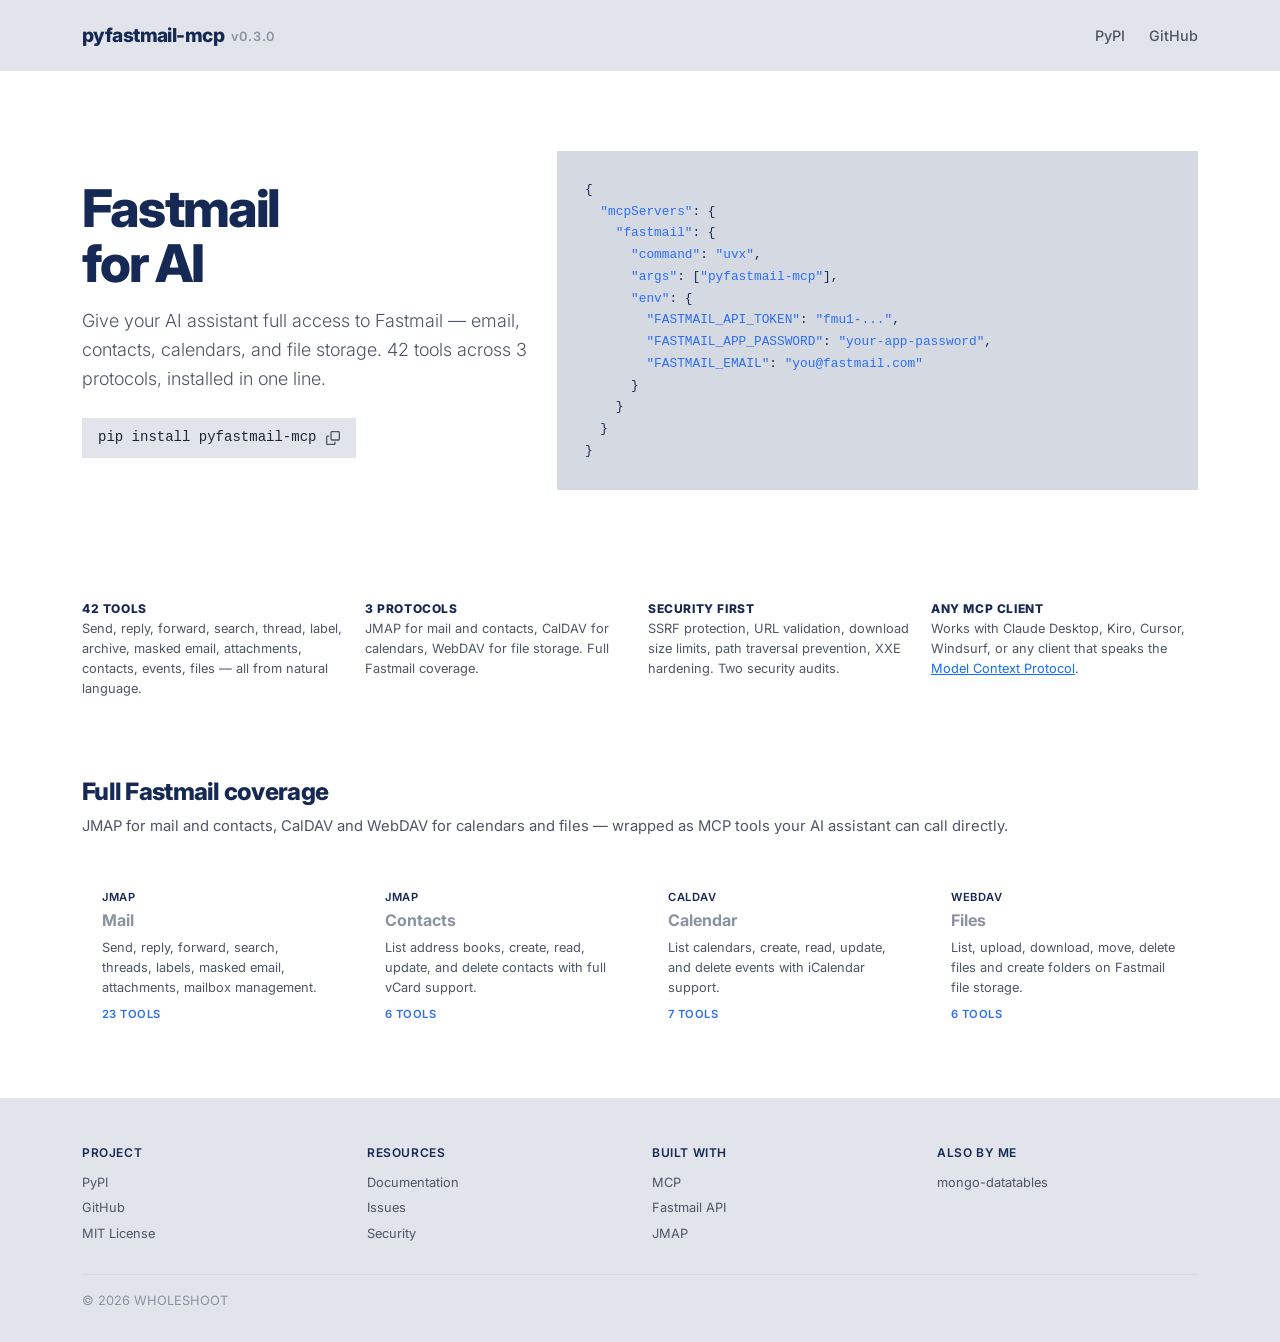
<file: docs/index.html>
<!DOCTYPE html>
<html lang="en">
<head>
  <meta charset="utf-8">
  <meta name="viewport" content="width=device-width, initial-scale=1">
  <title>pyfastmail-mcp — Fastmail MCP Server</title>
  <meta name="description" content="MCP server that gives AI assistants full access to Fastmail — email, contacts, calendars, and file storage via JMAP, CalDAV, and WebDAV.">
  <link rel="preconnect" href="https://fonts.googleapis.com">
  <link href="https://fonts.googleapis.com/css2?family=Inter:wght@400;500;600;700;800&display=swap" rel="stylesheet">
  <link href="https://cdn.jsdelivr.net/npm/bootstrap@5.3.3/dist/css/bootstrap.min.css" rel="stylesheet">
  <link rel="stylesheet" href="style.css">
</head>
<body>

<nav class="navbar navbar-light py-3">
  <div class="container">
    <a class="navbar-brand" href="/">pyfastmail-mcp <span class="version-tag">v0.3.0</span></a>
    <div class="d-flex gap-4 align-items-center">
      <a href="https://pypi.org/project/pyfastmail-mcp/" class="nav-link-custom">PyPI</a>
      <a href="https://github.com/pjosols/pyfastmail-mcp" class="nav-link-custom">GitHub</a>
    </div>
  </div>
</nav>

<section class="hero">
  <div class="container">
    <div class="row align-items-center gy-4">
      <div class="col-lg-5">
        <h1>Fastmail<br>for AI</h1>
        <p class="lead mt-3 mb-4">Give your AI assistant full access to Fastmail — email, contacts, calendars, and file storage. 42 tools across 3 protocols, installed in one line.</p>
        <div class="install-box">
          <span>pip install pyfastmail-mcp</span>
          <button class="copy-btn" onclick="navigator.clipboard.writeText('pip install pyfastmail-mcp')" aria-label="Copy install command" title="Copy">
            <svg width="14" height="14" viewBox="0 0 16 16" fill="currentColor"><path d="M0 6.75C0 5.784.784 5 1.75 5h1.5a.75.75 0 010 1.5h-1.5a.25.25 0 00-.25.25v7.5c0 .138.112.25.25.25h7.5a.25.25 0 00.25-.25v-1.5a.75.75 0 011.5 0v1.5A1.75 1.75 0 019.25 16h-7.5A1.75 1.75 0 010 14.25v-7.5z"/><path d="M5 1.75C5 .784 5.784 0 6.75 0h7.5C15.216 0 16 .784 16 1.75v7.5A1.75 1.75 0 0114.25 11h-7.5A1.75 1.75 0 015 9.25v-7.5zm1.75-.25a.25.25 0 00-.25.25v7.5c0 .138.112.25.25.25h7.5a.25.25 0 00.25-.25v-7.5a.25.25 0 00-.25-.25h-7.5z"/></svg>
          </button>
        </div>
      </div>
      <div class="col-lg-7">
        <pre class="code-sample">{
  <span class="str">"mcpServers"</span>: {
    <span class="str">"fastmail"</span>: {
      <span class="str">"command"</span>: <span class="str">"uvx"</span>,
      <span class="str">"args"</span>: [<span class="str">"pyfastmail-mcp"</span>],
      <span class="str">"env"</span>: {
        <span class="str">"FASTMAIL_API_TOKEN"</span>: <span class="str">"fmu1-..."</span>,
        <span class="str">"FASTMAIL_APP_PASSWORD"</span>: <span class="str">"your-app-password"</span>,
        <span class="str">"FASTMAIL_EMAIL"</span>: <span class="str">"you@fastmail.com"</span>
      }
    }
  }
}</pre>
      </div>
    </div>
  </div>
</section>

<section class="features">
  <div class="container">
    <div class="row g-3">
      <div class="col-md-6 col-lg-3">
        <div class="feature-item">
          <h3>42 tools</h3>
          <p>Send, reply, forward, search, thread, label, archive, masked email, attachments, contacts, events, files — all from natural language.</p>
        </div>
      </div>
      <div class="col-md-6 col-lg-3">
        <div class="feature-item">
          <h3>3 protocols</h3>
          <p>JMAP for mail and contacts, CalDAV for calendars, WebDAV for file storage. Full Fastmail coverage.</p>
        </div>
      </div>
      <div class="col-md-6 col-lg-3">
        <div class="feature-item">
          <h3>Security first</h3>
          <p>SSRF protection, URL validation, download size limits, path traversal prevention, XXE hardening. Two security audits.</p>
        </div>
      </div>
      <div class="col-md-6 col-lg-3">
        <div class="feature-item">
          <h3>Any MCP client</h3>
          <p>Works with Claude Desktop, Kiro, Cursor, Windsurf, or any client that speaks the <a href="https://modelcontextprotocol.io/">Model Context Protocol</a>.</p>
        </div>
      </div>
    </div>
  </div>
</section>

<section class="protocols">
  <div class="container">
    <h2>Full Fastmail coverage</h2>
    <p class="protocols-lead">JMAP for mail and contacts, CalDAV and WebDAV for calendars and files — wrapped as MCP tools your AI assistant can call directly.</p>

    <div class="row g-3 mt-2">
      <div class="col-md-6 col-lg-3">
        <div class="protocol-card">
          <span class="protocol-label">JMAP</span>
          <h4>Mail</h4>
          <p>Send, reply, forward, search, threads, labels, masked email, attachments, mailbox management.</p>
          <div class="tool-count">23 tools</div>
        </div>
      </div>
      <div class="col-md-6 col-lg-3">
        <div class="protocol-card">
          <span class="protocol-label">JMAP</span>
          <h4>Contacts</h4>
          <p>List address books, create, read, update, and delete contacts with full vCard support.</p>
          <div class="tool-count">6 tools</div>
        </div>
      </div>
      <div class="col-md-6 col-lg-3">
        <div class="protocol-card">
          <span class="protocol-label">CalDAV</span>
          <h4>Calendar</h4>
          <p>List calendars, create, read, update, and delete events with iCalendar support.</p>
          <div class="tool-count">7 tools</div>
        </div>
      </div>
      <div class="col-md-6 col-lg-3">
        <div class="protocol-card">
          <span class="protocol-label">WebDAV</span>
          <h4>Files</h4>
          <p>List, upload, download, move, delete files and create folders on Fastmail file storage.</p>
          <div class="tool-count">6 tools</div>
        </div>
      </div>
    </div>
  </div>
</section>

<footer>
  <div class="container">
    <div class="row gy-3">
      <div class="col-6 col-md-3">
        <h6>Project</h6>
        <ul>
          <li><a href="https://pypi.org/project/pyfastmail-mcp/">PyPI</a></li>
          <li><a href="https://github.com/pjosols/pyfastmail-mcp">GitHub</a></li>
          <li><a href="https://github.com/pjosols/pyfastmail-mcp/blob/main/LICENSE">MIT License</a></li>
        </ul>
      </div>
      <div class="col-6 col-md-3">
        <h6>Resources</h6>
        <ul>
          <li><a href="https://github.com/pjosols/pyfastmail-mcp/blob/main/README.md">Documentation</a></li>
          <li><a href="https://github.com/pjosols/pyfastmail-mcp/issues">Issues</a></li>
          <li><a href="https://github.com/pjosols/pyfastmail-mcp/blob/main/SECURITY.md">Security</a></li>
        </ul>
      </div>
      <div class="col-6 col-md-3">
        <h6>Built with</h6>
        <ul>
          <li><a href="https://modelcontextprotocol.io/">MCP</a></li>
          <li><a href="https://www.fastmail.com/dev/">Fastmail API</a></li>
          <li><a href="https://jmap.io/">JMAP</a></li>
        </ul>
      </div>
      <div class="col-6 col-md-3">
        <h6>Also by me</h6>
        <ul>
          <li><a href="https://mongo-datatables.com">mongo-datatables</a></li>
        </ul>
      </div>
    </div>
    <div class="footer-bottom mt-4 pt-3">
      <span>© 2026 Wholeshoot</span>
    </div>
  </div>
</footer>

<script data-goatcounter="https://wholeshoot.goatcounter.com/count"
        async src="//gc.zgo.at/count.js"></script>
</body>
</html>
</file>
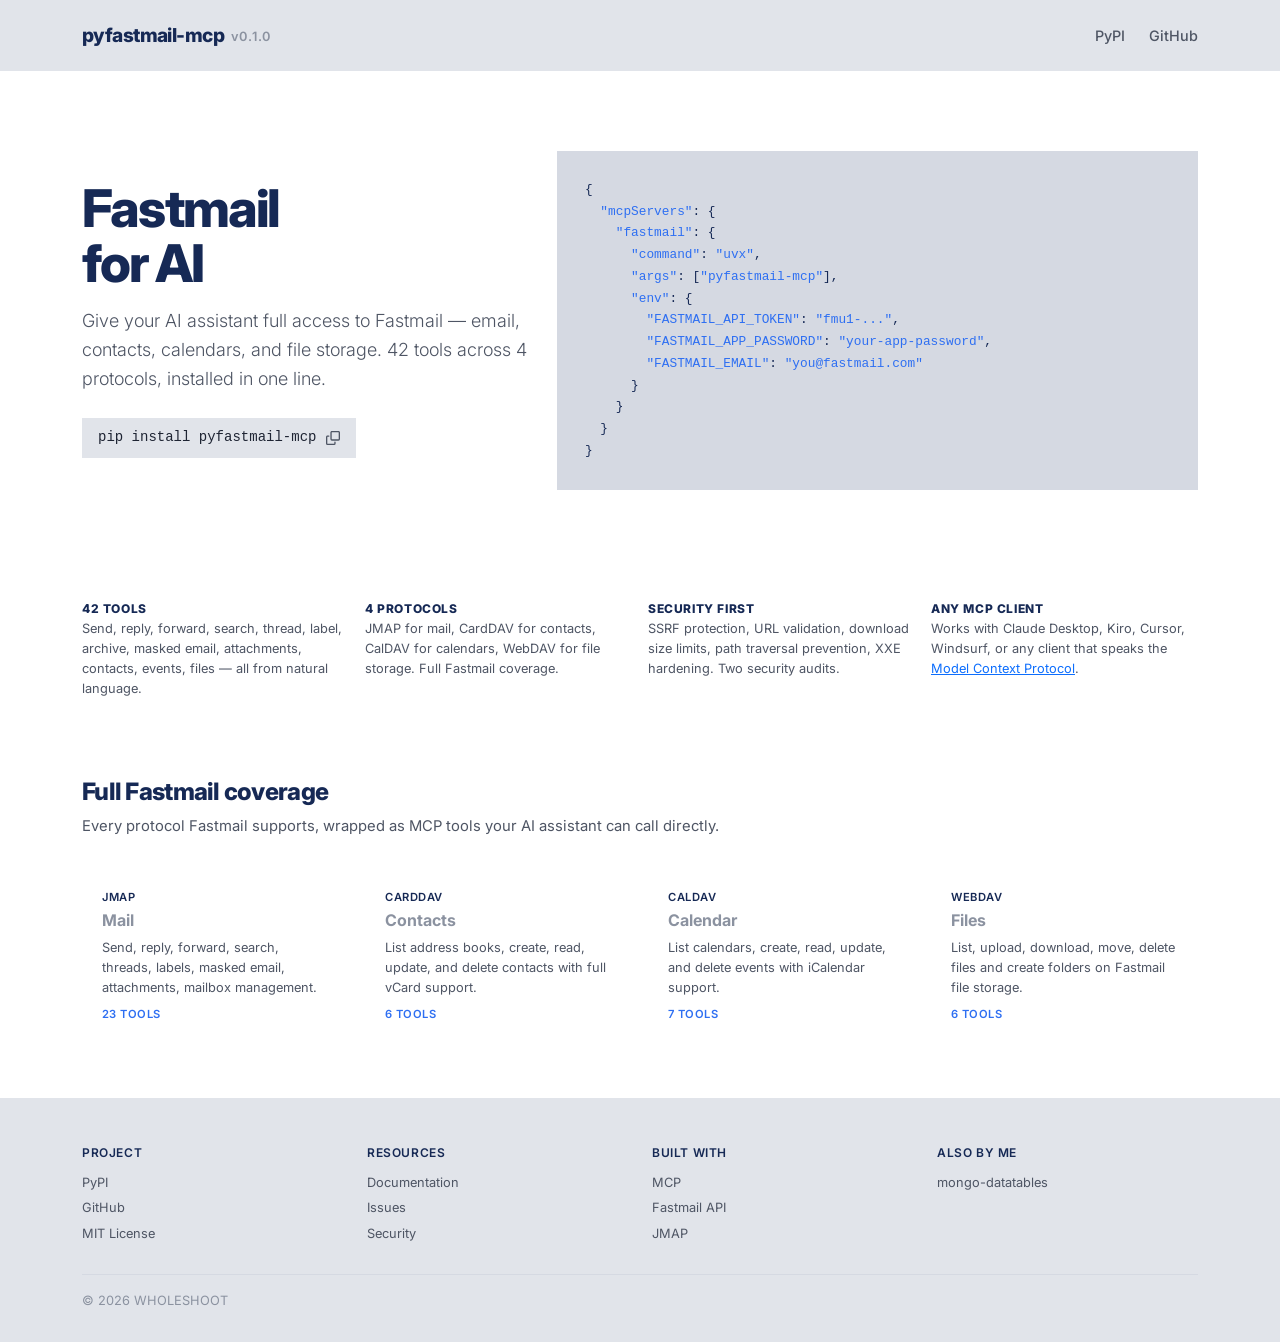
<file: site/index.html>
<!DOCTYPE html>
<html lang="en">
<head>
  <meta charset="utf-8">
  <meta name="viewport" content="width=device-width, initial-scale=1">
  <title>pyfastmail-mcp — Fastmail MCP Server</title>
  <meta name="description" content="MCP server that gives AI assistants full access to Fastmail — email, contacts, calendars, and file storage via JMAP, CardDAV, CalDAV, and WebDAV.">
  <link rel="preconnect" href="https://fonts.googleapis.com">
  <link href="https://fonts.googleapis.com/css2?family=Inter:wght@400;500;600;700;800&display=swap" rel="stylesheet">
  <link href="https://cdn.jsdelivr.net/npm/bootstrap@5.3.3/dist/css/bootstrap.min.css" rel="stylesheet">
  <link rel="stylesheet" href="style.css">
</head>
<body>

<nav class="navbar navbar-light py-3">
  <div class="container">
    <a class="navbar-brand" href="/">pyfastmail-mcp <span class="version-tag">v0.1.0</span></a>
    <div class="d-flex gap-4 align-items-center">
      <a href="https://pypi.org/project/pyfastmail-mcp/" class="nav-link-custom">PyPI</a>
      <a href="https://github.com/pjosols/pyfastmail-mcp" class="nav-link-custom">GitHub</a>
    </div>
  </div>
</nav>

<section class="hero">
  <div class="container">
    <div class="row align-items-center gy-4">
      <div class="col-lg-5">
        <h1>Fastmail<br>for AI</h1>
        <p class="lead mt-3 mb-4">Give your AI assistant full access to Fastmail — email, contacts, calendars, and file storage. 42 tools across 4 protocols, installed in one line.</p>
        <div class="install-box">
          <span>pip install pyfastmail-mcp</span>
          <button class="copy-btn" onclick="navigator.clipboard.writeText('pip install pyfastmail-mcp')" aria-label="Copy install command" title="Copy">
            <svg width="14" height="14" viewBox="0 0 16 16" fill="currentColor"><path d="M0 6.75C0 5.784.784 5 1.75 5h1.5a.75.75 0 010 1.5h-1.5a.25.25 0 00-.25.25v7.5c0 .138.112.25.25.25h7.5a.25.25 0 00.25-.25v-1.5a.75.75 0 011.5 0v1.5A1.75 1.75 0 019.25 16h-7.5A1.75 1.75 0 010 14.25v-7.5z"/><path d="M5 1.75C5 .784 5.784 0 6.75 0h7.5C15.216 0 16 .784 16 1.75v7.5A1.75 1.75 0 0114.25 11h-7.5A1.75 1.75 0 015 9.25v-7.5zm1.75-.25a.25.25 0 00-.25.25v7.5c0 .138.112.25.25.25h7.5a.25.25 0 00.25-.25v-7.5a.25.25 0 00-.25-.25h-7.5z"/></svg>
          </button>
        </div>
      </div>
      <div class="col-lg-7">
        <pre class="code-sample">{
  <span class="str">"mcpServers"</span>: {
    <span class="str">"fastmail"</span>: {
      <span class="str">"command"</span>: <span class="str">"uvx"</span>,
      <span class="str">"args"</span>: [<span class="str">"pyfastmail-mcp"</span>],
      <span class="str">"env"</span>: {
        <span class="str">"FASTMAIL_API_TOKEN"</span>: <span class="str">"fmu1-..."</span>,
        <span class="str">"FASTMAIL_APP_PASSWORD"</span>: <span class="str">"your-app-password"</span>,
        <span class="str">"FASTMAIL_EMAIL"</span>: <span class="str">"you@fastmail.com"</span>
      }
    }
  }
}</pre>
      </div>
    </div>
  </div>
</section>

<section class="features">
  <div class="container">
    <div class="row g-3">
      <div class="col-md-6 col-lg-3">
        <div class="feature-item">
          <h3>42 tools</h3>
          <p>Send, reply, forward, search, thread, label, archive, masked email, attachments, contacts, events, files — all from natural language.</p>
        </div>
      </div>
      <div class="col-md-6 col-lg-3">
        <div class="feature-item">
          <h3>4 protocols</h3>
          <p>JMAP for mail, CardDAV for contacts, CalDAV for calendars, WebDAV for file storage. Full Fastmail coverage.</p>
        </div>
      </div>
      <div class="col-md-6 col-lg-3">
        <div class="feature-item">
          <h3>Security first</h3>
          <p>SSRF protection, URL validation, download size limits, path traversal prevention, XXE hardening. Two security audits.</p>
        </div>
      </div>
      <div class="col-md-6 col-lg-3">
        <div class="feature-item">
          <h3>Any MCP client</h3>
          <p>Works with Claude Desktop, Kiro, Cursor, Windsurf, or any client that speaks the <a href="https://modelcontextprotocol.io/">Model Context Protocol</a>.</p>
        </div>
      </div>
    </div>
  </div>
</section>

<section class="protocols">
  <div class="container">
    <h2>Full Fastmail coverage</h2>
    <p class="protocols-lead">Every protocol Fastmail supports, wrapped as MCP tools your AI assistant can call directly.</p>

    <div class="row g-3 mt-2">
      <div class="col-md-6 col-lg-3">
        <div class="protocol-card">
          <span class="protocol-label">JMAP</span>
          <h4>Mail</h4>
          <p>Send, reply, forward, search, threads, labels, masked email, attachments, mailbox management.</p>
          <div class="tool-count">23 tools</div>
        </div>
      </div>
      <div class="col-md-6 col-lg-3">
        <div class="protocol-card">
          <span class="protocol-label">CardDAV</span>
          <h4>Contacts</h4>
          <p>List address books, create, read, update, and delete contacts with full vCard support.</p>
          <div class="tool-count">6 tools</div>
        </div>
      </div>
      <div class="col-md-6 col-lg-3">
        <div class="protocol-card">
          <span class="protocol-label">CalDAV</span>
          <h4>Calendar</h4>
          <p>List calendars, create, read, update, and delete events with iCalendar support.</p>
          <div class="tool-count">7 tools</div>
        </div>
      </div>
      <div class="col-md-6 col-lg-3">
        <div class="protocol-card">
          <span class="protocol-label">WebDAV</span>
          <h4>Files</h4>
          <p>List, upload, download, move, delete files and create folders on Fastmail file storage.</p>
          <div class="tool-count">6 tools</div>
        </div>
      </div>
    </div>
  </div>
</section>

<footer>
  <div class="container">
    <div class="row gy-3">
      <div class="col-6 col-md-3">
        <h6>Project</h6>
        <ul>
          <li><a href="https://pypi.org/project/pyfastmail-mcp/">PyPI</a></li>
          <li><a href="https://github.com/pjosols/pyfastmail-mcp">GitHub</a></li>
          <li><a href="https://github.com/pjosols/pyfastmail-mcp/blob/main/LICENSE">MIT License</a></li>
        </ul>
      </div>
      <div class="col-6 col-md-3">
        <h6>Resources</h6>
        <ul>
          <li><a href="https://github.com/pjosols/pyfastmail-mcp/blob/main/README.md">Documentation</a></li>
          <li><a href="https://github.com/pjosols/pyfastmail-mcp/issues">Issues</a></li>
          <li><a href="https://github.com/pjosols/pyfastmail-mcp/blob/main/SECURITY.md">Security</a></li>
        </ul>
      </div>
      <div class="col-6 col-md-3">
        <h6>Built with</h6>
        <ul>
          <li><a href="https://modelcontextprotocol.io/">MCP</a></li>
          <li><a href="https://www.fastmail.com/dev/">Fastmail API</a></li>
          <li><a href="https://jmap.io/">JMAP</a></li>
        </ul>
      </div>
      <div class="col-6 col-md-3">
        <h6>Also by me</h6>
        <ul>
          <li><a href="https://mongo-datatables.com">mongo-datatables</a></li>
        </ul>
      </div>
    </div>
    <div class="footer-bottom mt-4 pt-3">
      <span>© 2026 Wholeshoot</span>
    </div>
  </div>
</footer>

</body>
</html>
</file>
<file: docs/style.css>
:root {
  --warm-50: #f8f9fb;
  --warm-100: #f0f2f5;
  --warm-200: #e1e4ea;
  --warm-250: #d5d9e2;
  --warm-400: #8b92a0;
  --warm-600: #4e5564;
  --warm-800: #1e2433;
  --warm-900: #162955;
  --accent: #2e6ff2;
  --heading-color: #162955;
}

body {
  font-family: "Inter", system-ui, -apple-system, sans-serif;
  color: var(--warm-900);
  --bs-heading-color: var(--heading-color);
  -webkit-font-smoothing: antialiased;
}

/* Nav */
.navbar { border-bottom: none; background: var(--warm-200); }
.navbar-brand {
  font-weight: 800;
  font-size: 1.2rem;
  letter-spacing: -0.03em;
  color: var(--heading-color);
}
.navbar-brand:hover { color: var(--heading-color); }
.nav-link-custom {
  color: var(--warm-600);
  text-decoration: none;
  font-weight: 500;
  font-size: 0.9rem;
  transition: color 0.15s;
}
.nav-link-custom:hover { color: var(--warm-900); }

/* Hero */
.hero { padding: 5rem 0 4rem; }
.version-tag {
  font-size: 0.8rem;
  font-weight: 600;
  letter-spacing: 0.06em;
  color: var(--warm-400);
  vertical-align: middle;
  margin-left: 0.2rem;
}
.hero h1 {
  font-size: 3.25rem;
  font-weight: 800;
  letter-spacing: -0.04em;
  line-height: 1.05;
}
.hero .lead {
  font-size: 1.125rem;
  color: var(--warm-600);
  line-height: 1.6;
}

/* Install box */
.install-box {
  background: var(--warm-200);
  color: var(--warm-800);
  border-radius: 0;
  padding: 0.6rem 1rem;
  font-family: "SF Mono", "Fira Code", Consolas, monospace;
  font-size: 0.875rem;
  display: inline-flex;
  align-items: center;
  gap: 0.6rem;
}
.install-box .copy-btn {
  background: none;
  border: none;
  color: var(--warm-600);
  cursor: pointer;
  padding: 0;
  line-height: 1;
  transition: color 0.15s;
}
.install-box .copy-btn:hover { color: var(--warm-900); }

/* Code block */
pre.code-sample {
  background: var(--warm-250);
  color: var(--warm-900);
  border-radius: 0;
  padding: 1.75rem;
  font-family: "SF Mono", "Fira Code", Consolas, monospace;
  font-size: 0.8rem;
  line-height: 1.7;
  overflow-x: hidden;
  border: none;
  margin: 0;
}
pre.code-sample .kw { color: var(--accent); }
pre.code-sample .fn { color: var(--accent); }
pre.code-sample .str { color: var(--accent); }
pre.code-sample .cm { color: var(--warm-600); }

/* Features */
.features { padding: 2rem 0; }
.feature-item { padding: 1rem 0; }
.feature-item h3 {
  font-size: 0.75rem;
  font-weight: 800;
  margin: 0;
  letter-spacing: 0.05em;
  text-transform: uppercase;
}
.feature-item p {
  font-size: 0.8rem;
  color: var(--warm-600);
  line-height: 1.55;
  margin: 0.2rem 0 0;
}
.feature-item code {
  color: var(--accent);
}

/* Protocols */
.protocols { padding: 2rem 0 3.5rem; }
.protocols h2 {
  font-size: 1.5rem;
  font-weight: 800;
  letter-spacing: -0.03em;
  margin-bottom: 0.5rem;
  color: var(--heading-color);
}
.protocols-lead {
  font-size: 0.925rem;
  color: var(--warm-600);
  line-height: 1.6;
  margin-bottom: 0;
}
.protocol-label {
  font-size: 0.7rem;
  font-weight: 600;
  letter-spacing: 0.05em;
  text-transform: uppercase;
  color: var(--heading-color);
}
.protocol-card {
  border: none;
  border-radius: 0;
  padding: 1.25rem;
  height: 100%;
}
.protocol-card h4 {
  font-size: 1rem;
  font-weight: 700;
  margin: 0.25rem 0 0.5rem;
  color: var(--warm-400);
}
.protocol-card p {
  font-size: 0.8rem;
  color: var(--warm-600);
  line-height: 1.55;
  margin: 0;
}
.tool-count {
  font-size: 0.7rem;
  font-weight: 600;
  letter-spacing: 0.04em;
  text-transform: uppercase;
  color: var(--accent);
  margin-top: 0.5rem;
}

/* Footer */
footer {
  padding: 3rem 0 2rem;
  background: var(--warm-200);
  color: var(--warm-400);
  font-size: 0.8rem;
}
footer h6 {
  font-size: 0.75rem;
  font-weight: 600;
  letter-spacing: 0.05em;
  text-transform: uppercase;
  color: var(--warm-900);
  margin-bottom: 0.75rem;
}
footer ul {
  list-style: none;
  padding: 0;
  margin: 0;
}
footer ul li { margin-bottom: 0.4rem; }
footer a { color: var(--warm-600); text-decoration: none; }
footer a:hover { color: var(--warm-900); }
.footer-bottom {
  border-top: 1px solid var(--warm-250);
  color: var(--warm-400);
  text-transform: uppercase;
}

@media (max-width: 991px) {
  .hero { padding: 3.5rem 0 3rem; }
  .hero h1 { font-size: 2.5rem; }
}

/* Dark theme */
@media (prefers-color-scheme: dark) {
  :root {
    --warm-50: #0f1520;
    --warm-100: #141b28;
    --warm-200: #1c2536;
    --warm-250: #243040;
    --warm-400: #5e6d84;
    --warm-600: #94a3b8;
    --warm-800: #e2e8f0;
    --warm-900: #f1f5f9;
  }

  body { background: #0f1520; --bs-heading-color: #93b4f4; --heading-color: #93b4f4; }

  .install-box { color: var(--warm-900); }

  .protocols h2, footer h6 { color: var(--heading-color); }

  pre.code-sample { color: #93b4f4; }
  pre.code-sample .cm { color: var(--warm-400); }

  .install-box .copy-btn:hover { color: var(--warm-900); }
}
</file>
<file: site/style.css>
:root {
  --warm-50: #f8f9fb;
  --warm-100: #f0f2f5;
  --warm-200: #e1e4ea;
  --warm-250: #d5d9e2;
  --warm-400: #8b92a0;
  --warm-600: #4e5564;
  --warm-800: #1e2433;
  --warm-900: #162955;
  --accent: #2e6ff2;
  --heading-color: #162955;
}

body {
  font-family: "Inter", system-ui, -apple-system, sans-serif;
  color: var(--warm-900);
  --bs-heading-color: var(--heading-color);
  -webkit-font-smoothing: antialiased;
}

/* Nav */
.navbar { border-bottom: none; background: var(--warm-200); }
.navbar-brand {
  font-weight: 800;
  font-size: 1.2rem;
  letter-spacing: -0.03em;
  color: var(--heading-color);
}
.navbar-brand:hover { color: var(--heading-color); }
.nav-link-custom {
  color: var(--warm-600);
  text-decoration: none;
  font-weight: 500;
  font-size: 0.9rem;
  transition: color 0.15s;
}
.nav-link-custom:hover { color: var(--warm-900); }

/* Hero */
.hero { padding: 5rem 0 4rem; }
.version-tag {
  font-size: 0.8rem;
  font-weight: 600;
  letter-spacing: 0.06em;
  color: var(--warm-400);
  vertical-align: middle;
  margin-left: 0.2rem;
}
.hero h1 {
  font-size: 3.25rem;
  font-weight: 800;
  letter-spacing: -0.04em;
  line-height: 1.05;
}
.hero .lead {
  font-size: 1.125rem;
  color: var(--warm-600);
  line-height: 1.6;
}

/* Install box */
.install-box {
  background: var(--warm-200);
  color: var(--warm-800);
  border-radius: 0;
  padding: 0.6rem 1rem;
  font-family: "SF Mono", "Fira Code", Consolas, monospace;
  font-size: 0.875rem;
  display: inline-flex;
  align-items: center;
  gap: 0.6rem;
}
.install-box .copy-btn {
  background: none;
  border: none;
  color: var(--warm-600);
  cursor: pointer;
  padding: 0;
  line-height: 1;
  transition: color 0.15s;
}
.install-box .copy-btn:hover { color: var(--warm-900); }

/* Code block */
pre.code-sample {
  background: var(--warm-250);
  color: var(--warm-900);
  border-radius: 0;
  padding: 1.75rem;
  font-family: "SF Mono", "Fira Code", Consolas, monospace;
  font-size: 0.8rem;
  line-height: 1.7;
  overflow-x: hidden;
  border: none;
  margin: 0;
}
pre.code-sample .kw { color: var(--accent); }
pre.code-sample .fn { color: var(--accent); }
pre.code-sample .str { color: var(--accent); }
pre.code-sample .cm { color: var(--warm-600); }

/* Features */
.features { padding: 2rem 0; }
.feature-item { padding: 1rem 0; }
.feature-item h3 {
  font-size: 0.75rem;
  font-weight: 800;
  margin: 0;
  letter-spacing: 0.05em;
  text-transform: uppercase;
}
.feature-item p {
  font-size: 0.8rem;
  color: var(--warm-600);
  line-height: 1.55;
  margin: 0.2rem 0 0;
}
.feature-item code {
  color: var(--accent);
}

/* Protocols */
.protocols { padding: 2rem 0 3.5rem; }
.protocols h2 {
  font-size: 1.5rem;
  font-weight: 800;
  letter-spacing: -0.03em;
  margin-bottom: 0.5rem;
  color: var(--heading-color);
}
.protocols-lead {
  font-size: 0.925rem;
  color: var(--warm-600);
  line-height: 1.6;
  margin-bottom: 0;
}
.protocol-label {
  font-size: 0.7rem;
  font-weight: 600;
  letter-spacing: 0.05em;
  text-transform: uppercase;
  color: var(--heading-color);
}
.protocol-card {
  border: none;
  border-radius: 0;
  padding: 1.25rem;
  height: 100%;
}
.protocol-card h4 {
  font-size: 1rem;
  font-weight: 700;
  margin: 0.25rem 0 0.5rem;
  color: var(--warm-400);
}
.protocol-card p {
  font-size: 0.8rem;
  color: var(--warm-600);
  line-height: 1.55;
  margin: 0;
}
.tool-count {
  font-size: 0.7rem;
  font-weight: 600;
  letter-spacing: 0.04em;
  text-transform: uppercase;
  color: var(--accent);
  margin-top: 0.5rem;
}

/* Footer */
footer {
  padding: 3rem 0 2rem;
  background: var(--warm-200);
  color: var(--warm-400);
  font-size: 0.8rem;
}
footer h6 {
  font-size: 0.75rem;
  font-weight: 600;
  letter-spacing: 0.05em;
  text-transform: uppercase;
  color: var(--warm-900);
  margin-bottom: 0.75rem;
}
footer ul {
  list-style: none;
  padding: 0;
  margin: 0;
}
footer ul li { margin-bottom: 0.4rem; }
footer a { color: var(--warm-600); text-decoration: none; }
footer a:hover { color: var(--warm-900); }
.footer-bottom {
  border-top: 1px solid var(--warm-250);
  color: var(--warm-400);
  text-transform: uppercase;
}

@media (max-width: 991px) {
  .hero { padding: 3.5rem 0 3rem; }
  .hero h1 { font-size: 2.5rem; }
}

/* Dark theme */
@media (prefers-color-scheme: dark) {
  :root {
    --warm-50: #0f1520;
    --warm-100: #141b28;
    --warm-200: #1c2536;
    --warm-250: #243040;
    --warm-400: #5e6d84;
    --warm-600: #94a3b8;
    --warm-800: #e2e8f0;
    --warm-900: #f1f5f9;
  }

  body { background: #0f1520; --bs-heading-color: #93b4f4; --heading-color: #93b4f4; }

  .install-box { color: var(--warm-900); }

  .protocols h2, footer h6 { color: var(--heading-color); }

  pre.code-sample { color: #93b4f4; }
  pre.code-sample .cm { color: var(--warm-400); }

  .install-box .copy-btn:hover { color: var(--warm-900); }
}
</file>
